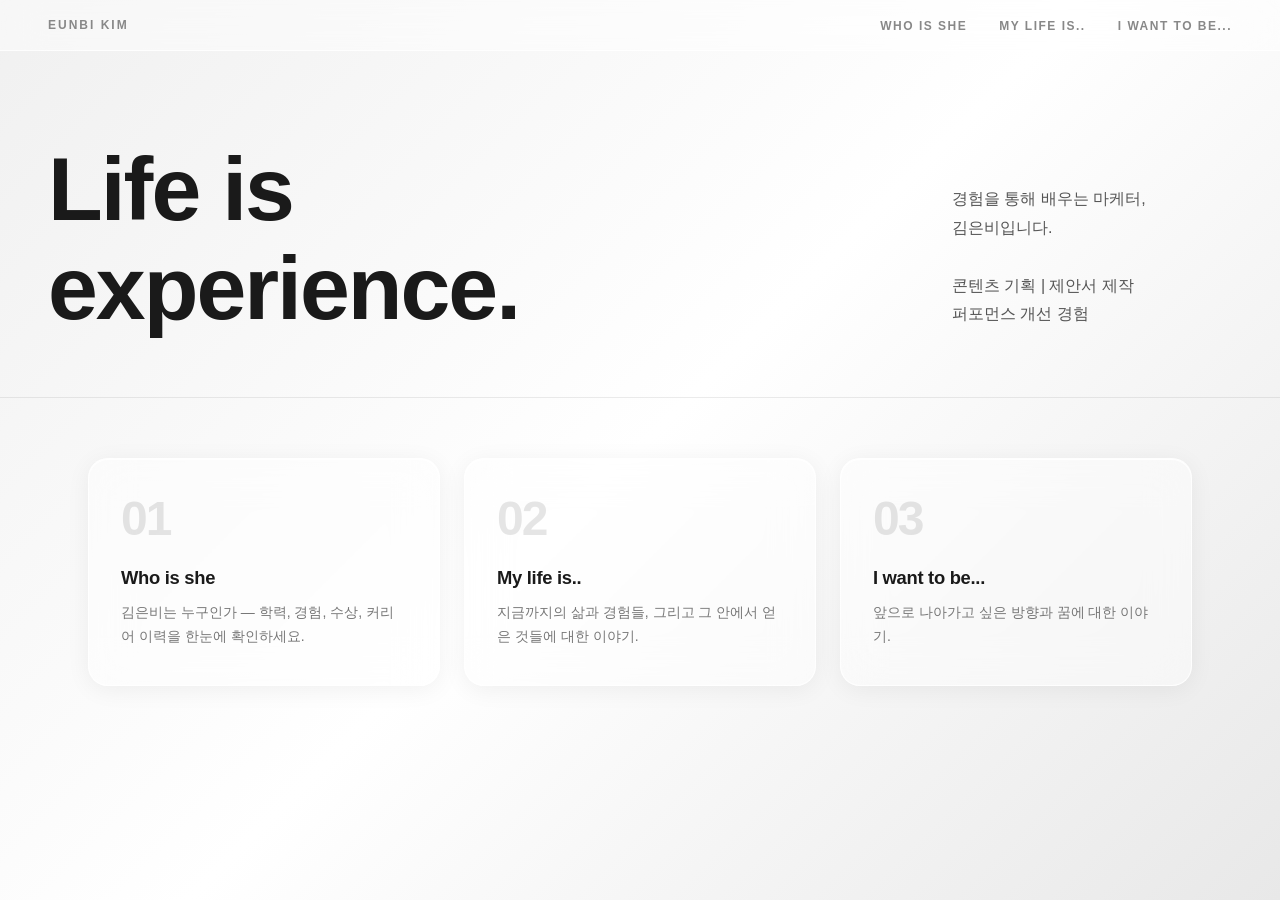
<file: index.html>
<!DOCTYPE html>
<html lang="ko">
<head>
  <meta charset="UTF-8">
  <title>김은비</title>
  <link rel="stylesheet" href="style.css">
</head>
<body>

  <header class="top-bar">
    <div class="top-bar-left">EUNBI KIM</div>
    <nav class="top-bar-nav">
      <ul>
        <li><a href="who.html">Who is she</a></li>
        <li><a href="life.html">My life is..</a></li>
        <li><a href="dream.html">I want to be...</a></li>
      </ul>
    </nav>
  </header>

  <section class="hero">
    <div class="hero-inner">
      <h1 class="hero-headline">Life is<br>experience.</h1>
      <p class="hero-desc">경험을 통해 배우는 마케터,<br>김은비입니다.<br><br>콘텐츠 기획 | 제안서 제작<br>퍼포먼스 개선 경험</p>
    </div>
  </section>

  <div class="cards-section">
    <a class="card" href="who.html">
      <div class="card-num">01</div>
      <div class="card-title">Who is she</div>
      <div class="card-desc">김은비는 누구인가 — 학력, 경험, 수상, 커리어 이력을 한눈에 확인하세요.</div>
    </a>
    <a class="card" href="life.html">
      <div class="card-num">02</div>
      <div class="card-title">My life is..</div>
      <div class="card-desc">지금까지의 삶과 경험들, 그리고 그 안에서 얻은 것들에 대한 이야기.</div>
    </a>
    <a class="card" href="dream.html">
      <div class="card-num">03</div>
      <div class="card-title">I want to be...</div>
      <div class="card-desc">앞으로 나아가고 싶은 방향과 꿈에 대한 이야기.</div>
    </a>
  </div>

</body>
</html>
</file>
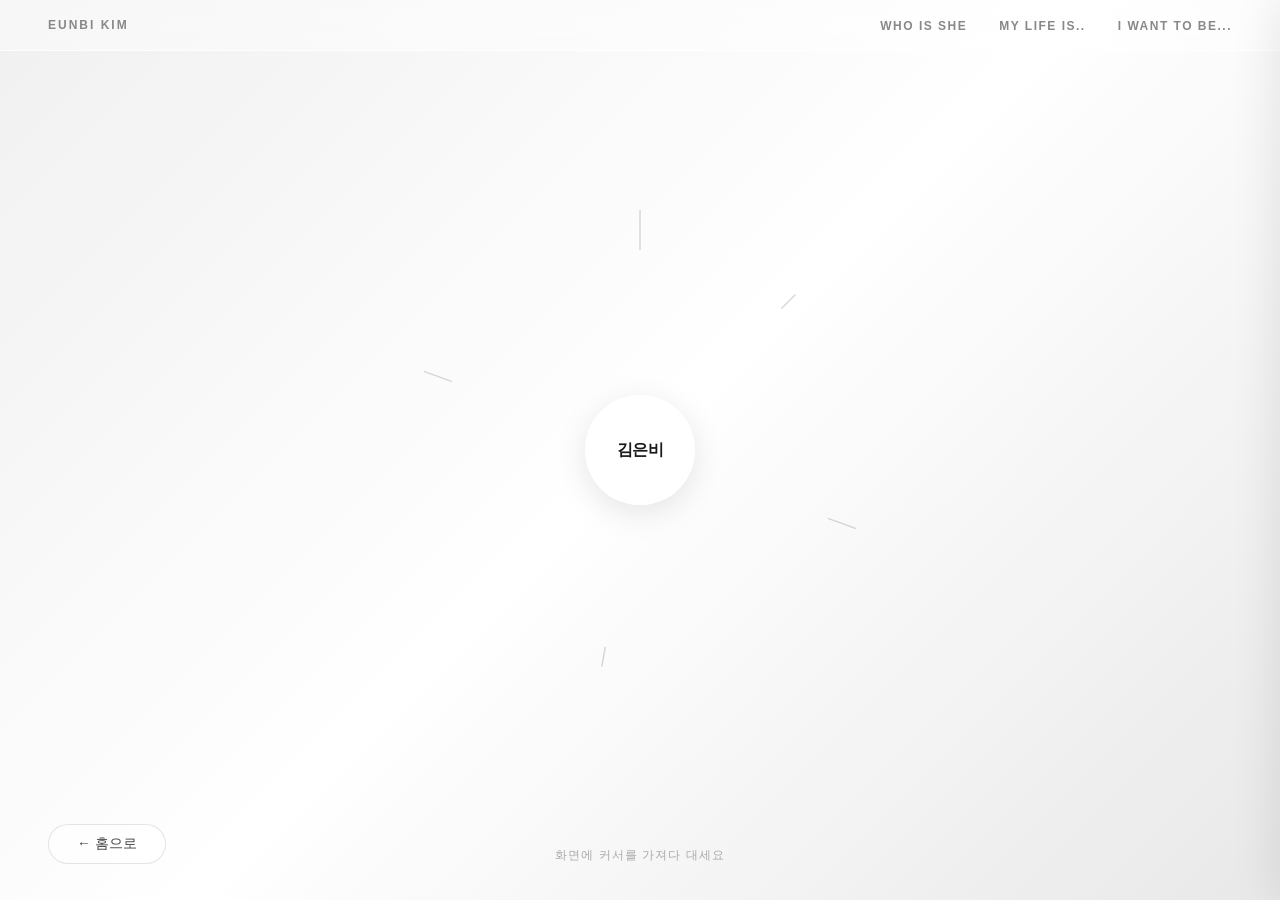
<file: dream.html>
<!DOCTYPE html>
<html lang="ko">
<head>
  <meta charset="UTF-8">
  <title>I want to be...</title>
  <link rel="stylesheet" href="style.css">
  <style>
    body { overflow: hidden; }

    .mindmap-section {
      position: fixed;
      inset: 0;
      display: flex;
      align-items: center;
      justify-content: center;
      transition: filter 0.4s ease;
    }

    .mindmap-section.blurred {
      filter: blur(4px);
      pointer-events: none;
    }

    /* SVG 연결선 */
    .mindmap-svg {
      position: absolute;
      inset: 0;
      width: 100%;
      height: 100%;
      pointer-events: none;
    }

    .branch-line {
      stroke: rgba(0, 0, 0, 0.15);
      stroke-width: 1.5;
      fill: none;
      stroke-dasharray: 200;
      stroke-dashoffset: 200;
      transition: stroke-dashoffset 0.35s ease;
    }
    .branch-line.active { stroke-dashoffset: 0; }

    /* 중심 노드 */
    .node-center {
      position: absolute;
      width: 110px;
      height: 110px;
      border-radius: 50%;
      background: rgba(255, 255, 255, 0.6);
      backdrop-filter: blur(20px);
      -webkit-backdrop-filter: blur(20px);
      border: 1.5px solid rgba(255, 255, 255, 0.9);
      box-shadow: 0 8px 32px rgba(0,0,0,0.1), inset 0 1px 0 rgba(255,255,255,0.9);
      display: flex;
      align-items: center;
      justify-content: center;
      font-size: 1rem;
      font-weight: 800;
      color: #1a1a1a;
      letter-spacing: -0.5px;
      z-index: 10;
      transform: translate(-50%, -50%);
      left: 50%;
      top: 50%;
    }

    /* 가지 노드 */
    .node-branch {
      position: absolute;
      width: 90px;
      height: 90px;
      border-radius: 50%;
      display: flex;
      align-items: center;
      justify-content: center;
      font-size: 0.85rem;
      font-weight: 700;
      color: transparent;
      text-align: center;
      z-index: 9;
      transform: translate(-50%, -50%);
      cursor: pointer;
      background: transparent;
      border: 1.5px solid transparent;
      transition: background 0.3s, border-color 0.3s, box-shadow 0.3s,
                  color 0.3s, transform 0.35s cubic-bezier(0.34, 1.56, 0.64, 1);
    }

    .node-branch:hover {
      background: rgba(255, 255, 255, 0.55);
      backdrop-filter: blur(16px);
      -webkit-backdrop-filter: blur(16px);
      border-color: rgba(255, 255, 255, 0.85);
      box-shadow: 0 4px 20px rgba(0,0,0,0.08), inset 0 1px 0 rgba(255,255,255,0.9);
      color: #333333;
      transform: translate(-50%, -50%) scale(1.08);
    }

    /* ── 세부 패널 ── */
    .detail-panel {
      position: fixed;
      top: 0;
      right: 0;
      width: 420px;
      height: 100vh;
      background: rgba(255, 255, 255, 0.6);
      backdrop-filter: blur(28px);
      -webkit-backdrop-filter: blur(28px);
      border-left: 1px solid rgba(255, 255, 255, 0.85);
      box-shadow: -8px 0 40px rgba(0,0,0,0.08);
      z-index: 200;
      transform: translateX(100%);
      transition: transform 0.45s cubic-bezier(0.4, 0, 0.2, 1);
      display: flex;
      flex-direction: column;
      padding: 80px 44px 48px;
      overflow-y: auto;
    }

    .detail-panel.open {
      transform: translateX(0);
    }

    .panel-close {
      position: absolute;
      top: 24px;
      right: 28px;
      width: 36px;
      height: 36px;
      border-radius: 50%;
      background: rgba(0,0,0,0.06);
      border: none;
      cursor: pointer;
      font-size: 1rem;
      color: #555;
      display: flex;
      align-items: center;
      justify-content: center;
      transition: background 0.2s;
    }
    .panel-close:hover { background: rgba(0,0,0,0.12); }

    .panel-tag {
      font-size: 0.72rem;
      font-weight: 700;
      letter-spacing: 2px;
      color: #aaaaaa;
      text-transform: uppercase;
      margin-bottom: 12px;
    }

    .panel-title {
      font-size: 2.2rem;
      font-weight: 900;
      color: #1a1a1a;
      letter-spacing: -1px;
      margin-bottom: 28px;
      line-height: 1.15;
    }

    .panel-divider {
      width: 40px;
      height: 2px;
      background: rgba(0,0,0,0.12);
      margin-bottom: 28px;
    }

    .panel-body {
      font-size: 0.95rem;
      line-height: 1.85;
      color: #555555;
      flex: 1;
    }

    /* 힌트 */
    .hint {
      position: fixed;
      bottom: 36px;
      left: 50%;
      transform: translateX(-50%);
      font-size: 0.78rem;
      color: #aaaaaa;
      letter-spacing: 1px;
      pointer-events: none;
      transition: opacity 0.3s;
    }
    .hint.hidden { opacity: 0; }

    .home-btn {
      position: fixed;
      bottom: 36px;
      left: 48px;
      z-index: 50;
    }
  </style>
</head>
<body>

  <header class="top-bar">
    <div class="top-bar-left">EUNBI KIM</div>
    <nav class="top-bar-nav">
      <ul>
        <li><a href="who.html">Who is she</a></li>
        <li><a href="life.html">My life is..</a></li>
        <li><a href="dream.html">I want to be...</a></li>
      </ul>
    </nav>
  </header>

  <div class="mindmap-section" id="mindmap">
    <svg class="mindmap-svg" id="svgLines"></svg>
    <div class="node-center">김은비</div>

    <!--
      ✏️ 가지 추가 방법:
      data-angle : 방향 각도 (0=오른쪽, 90=아래, 180=왼쪽, 270=위)
      data-dist  : 중심에서의 거리(px)
      data-title : 패널 제목
      data-desc  : 패널 본문 내용
    -->
    <div class="node-branch"
         data-angle="315" data-dist="220"
         data-title="모험가"
         data-desc="낯선 곳으로 떠나는 것이 두렵지 않습니다. 캐나다, 캄보디아, 인도네시아, 프랑스 — 경험한 모든 낯섦이 저를 더 넓은 사람으로 만들었습니다. 모험은 목적지가 아닌, 그 여정 안에 있다고 믿습니다.">
      모험가
    </div>

    <div class="node-branch"
         data-angle="200" data-dist="230"
         data-title="학생"
         data-desc="계명대학교 광고홍보학과에서 마케팅과 커뮤니케이션을 배우고 있습니다. 교실 안과 밖 모두에서 배움을 찾습니다. 배운다는 것은 단순히 지식을 쌓는 것이 아니라, 세상을 보는 눈을 넓히는 일이라고 생각합니다.">
      학생
    </div>

    <div class="node-branch"
         data-angle="100" data-dist="220"
         data-title="마케터"
         data-desc="콘텐츠 기획, 제안서 제작, 데이터 분석을 통해 사람의 행동을 바꾸는 메시지와 구조를 고민합니다. 실행 → 분석 → 개선의 과정을 반복하며 성과로 연결하는 것을 목표로 합니다.">
      마케터
    </div>

    <div class="node-branch"
         data-angle="20" data-dist="230"
         data-title="작가"
         data-desc="생각을 글로 옮기는 것을 좋아합니다. 꿈청춘 에세이 공모전에서 수상하며 글쓰기의 가능성을 확인했습니다. 언젠가 나만의 이야기를 담은 책을 쓰는 것이 꿈입니다.">
      작가
    </div>

    <div class="node-branch"
         data-angle="270" data-dist="240"
         data-title="크리에이터"
         data-desc="일러스트레이터, 프리미어 프로, PPT를 활용해 콘텐츠를 만듭니다. 기술은 도구이고, 아이디어가 중심입니다. 보는 사람이 멈추게 되는 콘텐츠를 만드는 것이 목표입니다.">
      크리에이터
    </div>

    <!-- ✏️ 새 가지를 여기에 추가하세요 -->

  </div>

  <!-- 세부 패널 -->
  <div class="detail-panel" id="detailPanel">
    <button class="panel-close" id="panelClose">✕</button>
    <p class="panel-tag" id="panelTag">I want to be</p>
    <h2 class="panel-title" id="panelTitle"></h2>
    <div class="panel-divider"></div>
    <div class="panel-body" id="panelBody"></div>
  </div>

  <p class="hint" id="hint">화면에 커서를 가져다 대세요</p>

  <div class="home-btn">
    <a class="btn-back" href="index.html">← 홈으로</a>
  </div>

  <script>
    const svgEl    = document.getElementById('svgLines');
    const branches = document.querySelectorAll('.node-branch');
    const panel    = document.getElementById('detailPanel');
    const mindmap  = document.getElementById('mindmap');
    const hint     = document.getElementById('hint');
    const lines    = [];

    function deg2rad(d) { return d * Math.PI / 180; }

    function layout() {
      const cx = window.innerWidth  / 2;
      const cy = window.innerHeight / 2;
      branches.forEach((node, i) => {
        const angle = parseFloat(node.dataset.angle);
        const dist  = parseFloat(node.dataset.dist);
        const x = cx + dist * Math.cos(deg2rad(angle));
        const y = cy + dist * Math.sin(deg2rad(angle));
        node.style.left = x + 'px';
        node.style.top  = y + 'px';
        if (lines[i]) {
          lines[i].setAttribute('x1', cx); lines[i].setAttribute('y1', cy);
          lines[i].setAttribute('x2', x);  lines[i].setAttribute('y2', y);
        }
      });
    }

    function buildLines() {
      svgEl.innerHTML = '';
      lines.length = 0;
      const cx = window.innerWidth / 2;
      const cy = window.innerHeight / 2;
      branches.forEach((node, i) => {
        const x = parseFloat(node.style.left);
        const y = parseFloat(node.style.top);
        const line = document.createElementNS('http://www.w3.org/2000/svg', 'line');
        line.setAttribute('x1', cx); line.setAttribute('y1', cy);
        line.setAttribute('x2', x);  line.setAttribute('y2', y);
        line.classList.add('branch-line');
        svgEl.appendChild(line);
        lines.push(line);

        node.addEventListener('mouseenter', () => line.classList.add('active'));
        node.addEventListener('mouseleave', () => line.classList.remove('active'));

        // 클릭 시 패널 열기
        node.addEventListener('click', () => openPanel(node));
      });
    }

    function openPanel(node) {
      document.getElementById('panelTitle').textContent = node.dataset.title;
      document.getElementById('panelBody').textContent  = node.dataset.desc;
      panel.classList.add('open');
      mindmap.classList.add('blurred');
      hint.classList.add('hidden');
    }

    function closePanel() {
      panel.classList.remove('open');
      mindmap.classList.remove('blurred');
      hint.classList.remove('hidden');
    }

    document.getElementById('panelClose').addEventListener('click', closePanel);

    // 패널 바깥(마인드맵 배경) 클릭 시 닫기
    document.getElementById('mindmap').addEventListener('click', (e) => {
      if (!e.target.classList.contains('node-branch')) closePanel();
    });

    layout();
    buildLines();
    window.addEventListener('resize', layout);
  </script>

</body>
</html>
</file>
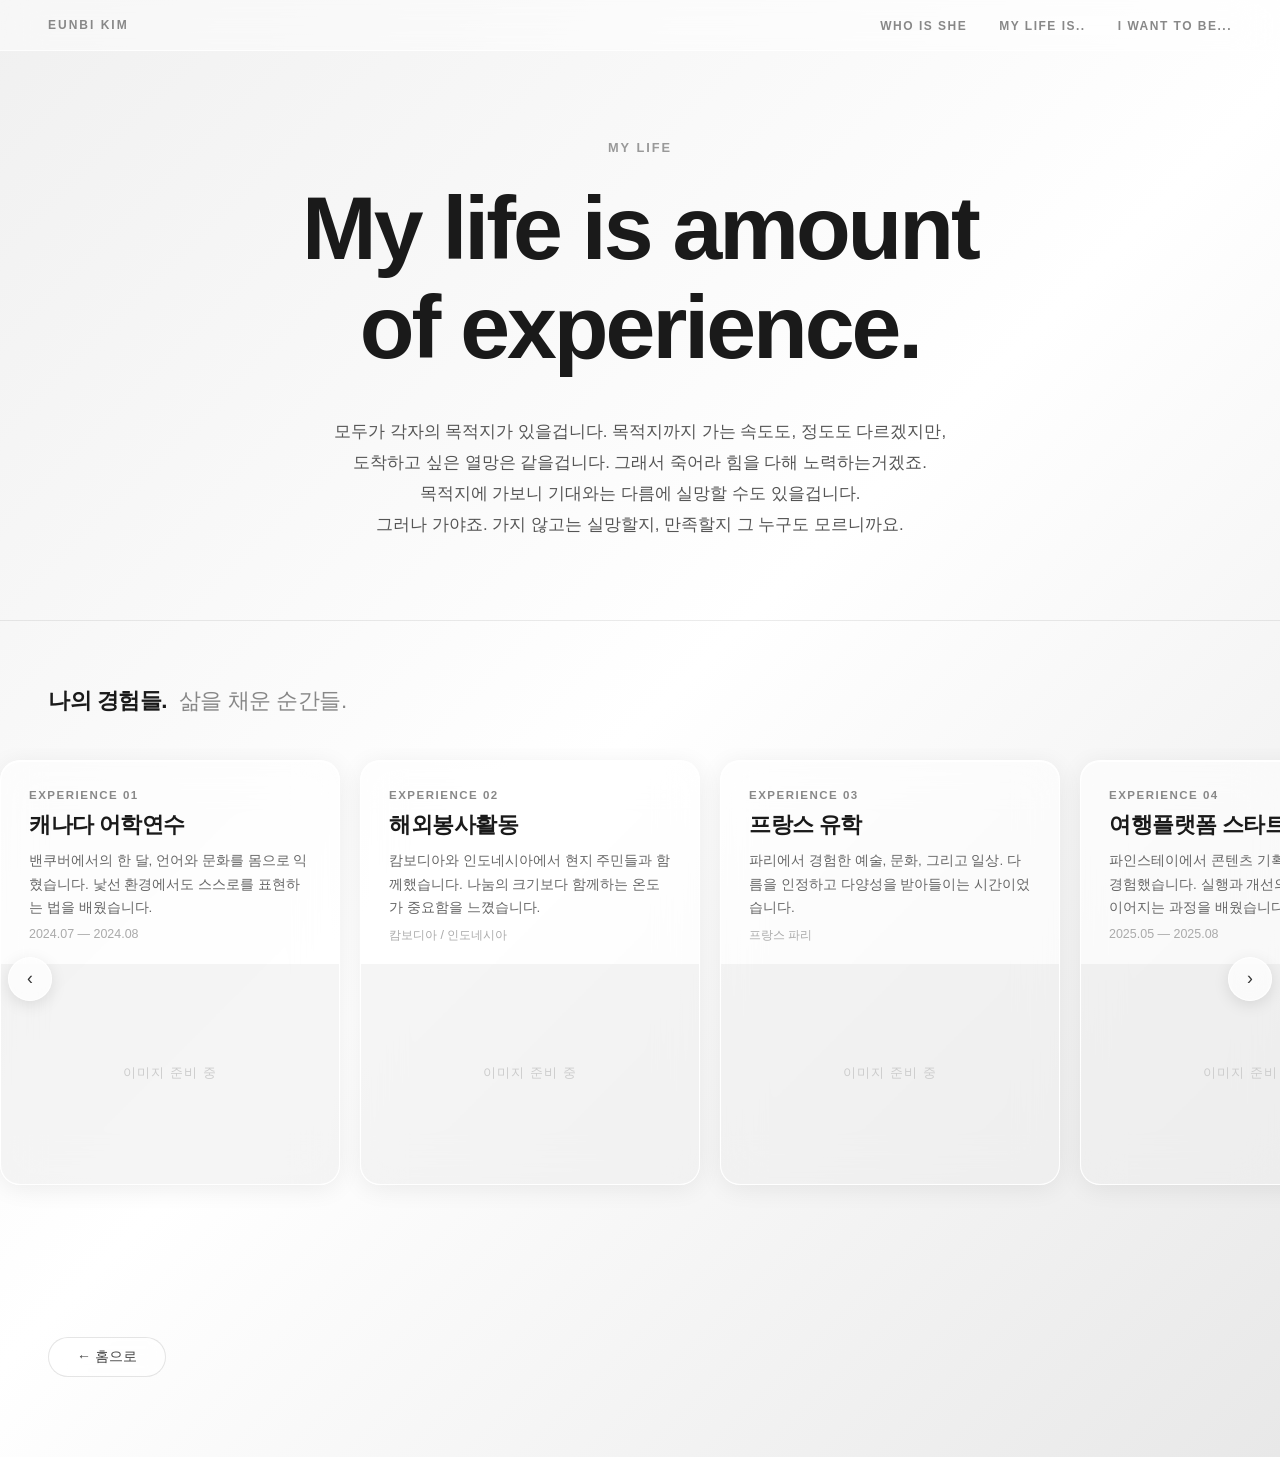
<file: life.html>
<!DOCTYPE html>
<html lang="ko">
<head>
  <meta charset="UTF-8">
  <title>My life is..</title>
  <link rel="stylesheet" href="style.css">
  <style>
    /* ── 히어로 ── */
    .life-hero {
      padding: 140px 48px 80px;
      text-align: center;
      border-bottom: 1px solid rgba(0, 0, 0, 0.08);
    }
    .life-hero .label {
      font-size: 0.8rem;
      font-weight: 600;
      letter-spacing: 2px;
      color: #999999;
      text-transform: uppercase;
      margin-bottom: 24px;
    }
    .life-hero h1 {
      font-size: clamp(3rem, 7vw, 6.5rem);
      font-weight: 900;
      line-height: 1.1;
      letter-spacing: -3px;
      color: #1a1a1a;
      margin-bottom: 40px;
    }
    .life-hero .desc {
      max-width: 700px;
      margin: 0 auto;
      font-size: 1.05rem;
      line-height: 1.85;
      color: #555555;
    }

    /* ── 캐러셀 섹션 ── */
    .carousel-section {
      padding: 64px 0 80px;
    }

    .carousel-header {
      display: flex;
      align-items: baseline;
      gap: 12px;
      padding: 0 48px;
      margin-bottom: 32px;
    }
    .carousel-header h2 {
      font-size: 1.4rem;
      font-weight: 800;
      color: #1a1a1a;
      letter-spacing: -0.5px;
    }
    .carousel-header span {
      font-size: 1.4rem;
      font-weight: 400;
      color: #888888;
      letter-spacing: -0.5px;
    }

    /* 트랙 래퍼 */
    .carousel-outer {
      position: relative;
    }

    .carousel-track {
      display: flex;
      gap: 20px;
      overflow-x: auto;
      scroll-snap-type: x mandatory;
      scroll-behavior: smooth;
      padding: 12px 48px 24px;
      scrollbar-width: none;
    }
    .carousel-track::-webkit-scrollbar { display: none; }

    /* 카드 */
    .exp-card {
      flex: 0 0 340px;
      scroll-snap-align: start;
      background: rgba(255, 255, 255, 0.55);
      backdrop-filter: blur(20px);
      -webkit-backdrop-filter: blur(20px);
      border: 1px solid rgba(255, 255, 255, 0.85);
      border-radius: 20px;
      overflow: hidden;
      box-shadow: 0 4px 24px rgba(0,0,0,0.07),
                  inset 0 1px 0 rgba(255,255,255,0.9);
      display: flex;
      flex-direction: column;
    }

    .exp-card-body {
      padding: 28px 28px 20px;
    }
    .exp-card-tag {
      font-size: 0.72rem;
      font-weight: 700;
      letter-spacing: 1.5px;
      color: #888888;
      text-transform: uppercase;
      margin-bottom: 10px;
    }
    .exp-card-title {
      font-size: 1.35rem;
      font-weight: 800;
      color: #1a1a1a;
      letter-spacing: -0.5px;
      margin-bottom: 10px;
      line-height: 1.3;
    }
    .exp-card-desc {
      font-size: 0.85rem;
      color: #666666;
      line-height: 1.7;
      margin-bottom: 8px;
    }
    .exp-card-date {
      font-size: 0.78rem;
      color: #aaaaaa;
      font-weight: 500;
    }

    .exp-card-img {
      margin-top: auto;
      width: 100%;
      height: 220px;
      object-fit: cover;
      display: block;
      background: rgba(0,0,0,0.04);
    }

    /* 이미지 없는 카드 placeholder */
    .exp-card-img-placeholder {
      margin-top: auto;
      width: 100%;
      height: 220px;
      background: rgba(0, 0, 0, 0.04);
      display: flex;
      align-items: center;
      justify-content: center;
      color: #cccccc;
      font-size: 0.8rem;
      letter-spacing: 1px;
    }

    /* 화살표 버튼 */
    .carousel-btn {
      position: absolute;
      top: 50%;
      transform: translateY(-50%);
      width: 44px;
      height: 44px;
      border-radius: 50%;
      background: rgba(255,255,255,0.7);
      backdrop-filter: blur(12px);
      -webkit-backdrop-filter: blur(12px);
      border: 1px solid rgba(255,255,255,0.9);
      box-shadow: 0 4px 16px rgba(0,0,0,0.1);
      cursor: pointer;
      font-size: 1.1rem;
      color: #333333;
      display: flex;
      align-items: center;
      justify-content: center;
      transition: background 0.2s, box-shadow 0.2s;
      z-index: 10;
    }
    .carousel-btn:hover {
      background: rgba(255,255,255,0.95);
      box-shadow: 0 6px 20px rgba(0,0,0,0.14);
    }
    .carousel-btn.prev { left: 8px; }
    .carousel-btn.next { right: 8px; }
  </style>
</head>
<body>

  <header class="top-bar">
    <div class="top-bar-left">EUNBI KIM</div>
    <nav class="top-bar-nav">
      <ul>
        <li><a href="who.html">Who is she</a></li>
        <li><a href="life.html">My life is..</a></li>
        <li><a href="dream.html">I want to be...</a></li>
      </ul>
    </nav>
  </header>

  <!-- 히어로 -->
  <section class="life-hero">
    <p class="label">My life</p>
    <h1>My life is amount<br>of experience.</h1>
    <p class="desc">
      모두가 각자의 목적지가 있을겁니다. 목적지까지 가는 속도도, 정도도 다르겠지만,<br>
      도착하고 싶은 열망은 같을겁니다. 그래서 죽어라 힘을 다해 노력하는거겠죠.<br>
      목적지에 가보니 기대와는 다름에 실망할 수도 있을겁니다.<br>
      그러나 가야죠. 가지 않고는 실망할지, 만족할지 그 누구도 모르니까요.
    </p>
  </section>

  <!-- 경험 캐러셀 -->
  <section class="carousel-section">
    <div class="carousel-header">
      <h2>나의 경험들.</h2>
      <span>삶을 채운 순간들.</span>
    </div>

    <div class="carousel-outer">
      <button class="carousel-btn prev" onclick="slide(-1)">&#8249;</button>

      <div class="carousel-track" id="carouselTrack">

        <!-- ✏️ 카드 추가 방법: 아래 .exp-card 블록을 복사해서 붙여넣기 하세요 -->

        <div class="exp-card">
          <div class="exp-card-body">
            <p class="exp-card-tag">Experience 01</p>
            <h3 class="exp-card-title">캐나다 어학연수</h3>
            <p class="exp-card-desc">밴쿠버에서의 한 달, 언어와 문화를 몸으로 익혔습니다. 낯선 환경에서도 스스로를 표현하는 법을 배웠습니다.</p>
            <p class="exp-card-date">2024.07 — 2024.08</p>
          </div>
          <div class="exp-card-img-placeholder">이미지 준비 중</div>
        </div>

        <div class="exp-card">
          <div class="exp-card-body">
            <p class="exp-card-tag">Experience 02</p>
            <h3 class="exp-card-title">해외봉사활동</h3>
            <p class="exp-card-desc">캄보디아와 인도네시아에서 현지 주민들과 함께했습니다. 나눔의 크기보다 함께하는 온도가 중요함을 느꼈습니다.</p>
            <p class="exp-card-date">캄보디아 / 인도네시아</p>
          </div>
          <div class="exp-card-img-placeholder">이미지 준비 중</div>
        </div>

        <div class="exp-card">
          <div class="exp-card-body">
            <p class="exp-card-tag">Experience 03</p>
            <h3 class="exp-card-title">프랑스 유학</h3>
            <p class="exp-card-desc">파리에서 경험한 예술, 문화, 그리고 일상. 다름을 인정하고 다양성을 받아들이는 시간이었습니다.</p>
            <p class="exp-card-date">프랑스 파리</p>
          </div>
          <div class="exp-card-img-placeholder">이미지 준비 중</div>
        </div>

        <div class="exp-card">
          <div class="exp-card-body">
            <p class="exp-card-tag">Experience 04</p>
            <h3 class="exp-card-title">여행플랫폼 스타트업 인턴십</h3>
            <p class="exp-card-desc">파인스테이에서 콘텐츠 기획과 데이터 분석을 경험했습니다. 실행과 개선의 반복이 성과로 이어지는 과정을 배웠습니다.</p>
            <p class="exp-card-date">2025.05 — 2025.08</p>
          </div>
          <div class="exp-card-img-placeholder">이미지 준비 중</div>
        </div>

        <div class="exp-card">
          <div class="exp-card-body">
            <p class="exp-card-tag">Experience 05</p>
            <h3 class="exp-card-title">AI 활용 교육</h3>
            <p class="exp-card-desc">생성형 AI를 활용한 디지털 창작 교육에 참여했습니다. 기술을 도구로 삼아 아이디어를 현실로 만드는 법을 익혔습니다.</p>
            <p class="exp-card-date">2025.08</p>
          </div>
          <div class="exp-card-img-placeholder">이미지 준비 중</div>
        </div>

        <!-- ✏️ 새 경험 카드를 여기에 추가하세요 -->

      </div>

      <button class="carousel-btn next" onclick="slide(1)">&#8250;</button>
    </div>
  </section>

  <div style="padding: 0 48px 80px;">
    <a class="btn-back" href="index.html">← 홈으로</a>
  </div>

  <script>
    function slide(dir) {
      const track = document.getElementById('carouselTrack');
      const cardWidth = track.querySelector('.exp-card').offsetWidth + 20;
      track.scrollBy({ left: dir * cardWidth, behavior: 'smooth' });
    }
  </script>

</body>
</html>
</file>
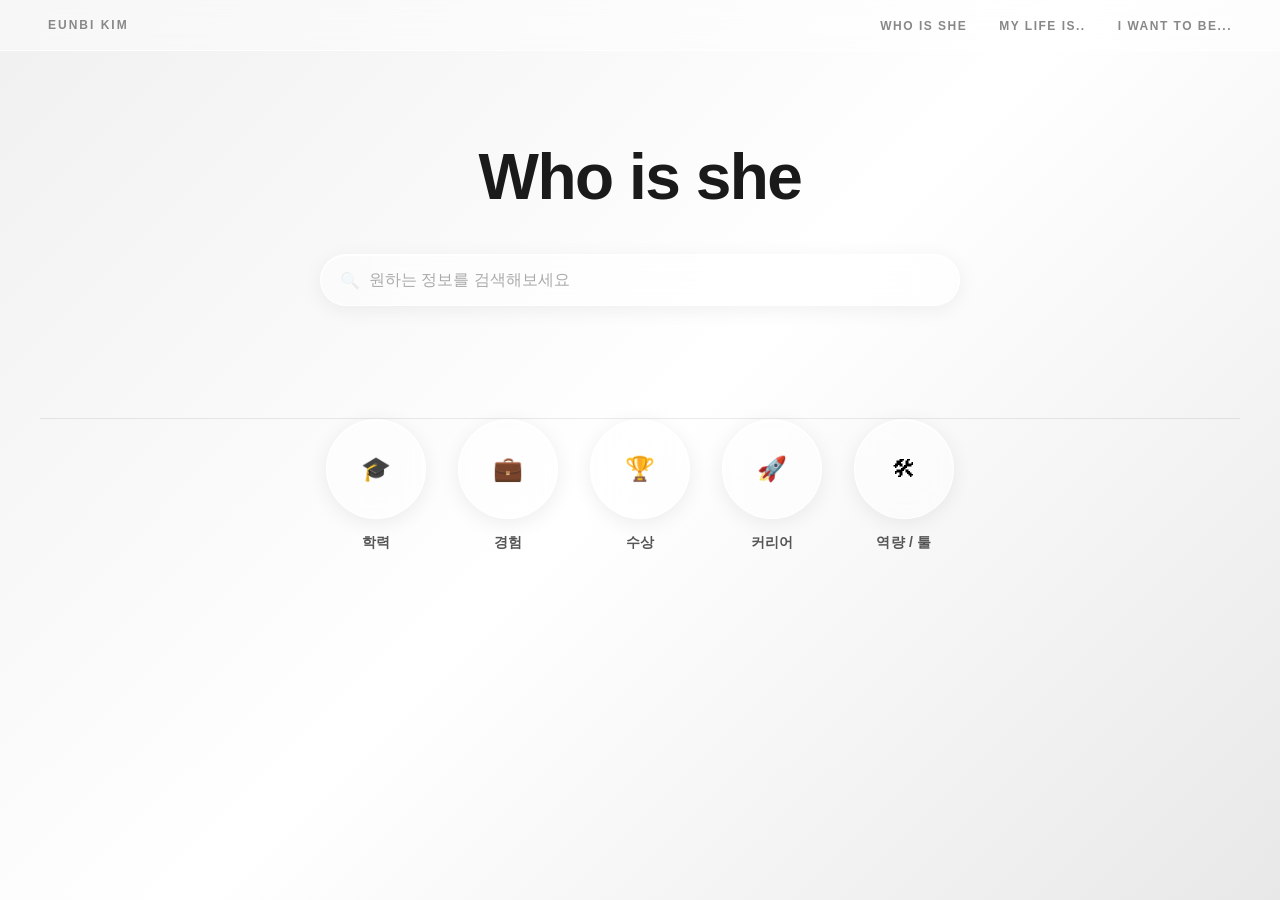
<file: who.html>
<!DOCTYPE html>
<html lang="ko">
<head>
  <meta charset="UTF-8">
  <title>Who is she</title>
  <link rel="stylesheet" href="style.css">
  <style>
    body {
      min-height: 100vh;
      overflow-y: auto;
    }

    /* ── 페이지 히어로 ── */
    .page-hero {
      padding: 140px 48px 56px;
      text-align: center;
    }

    .page-hero h1 {
      font-size: clamp(2.4rem, 5vw, 4rem);
      font-weight: 900;
      letter-spacing: -1.5px;
      color: #1a1a1a;
      margin-bottom: 40px;
    }

    /* ── 검색창 ── */
    .search-wrap {
      max-width: 640px;
      margin: 0 auto 56px;
      position: relative;
    }

    .search-wrap .search-icon {
      position: absolute;
      left: 20px;
      top: 50%;
      transform: translateY(-50%);
      color: #aaaaaa;
      font-size: 1rem;
      pointer-events: none;
    }

    .search-input {
      width: 100%;
      padding: 16px 20px 16px 48px;
      font-size: 1rem;
      font-family: 'Apple SD Gothic Neo', 'Noto Sans KR', 'Malgun Gothic', sans-serif;
      color: #1a1a1a;
      background: rgba(255, 255, 255, 0.55);
      backdrop-filter: blur(20px);
      -webkit-backdrop-filter: blur(20px);
      border: 1px solid rgba(255, 255, 255, 0.85);
      border-radius: 50px;
      box-shadow: 0 4px 20px rgba(0,0,0,0.06), inset 0 1px 0 rgba(255,255,255,0.9);
      outline: none;
      transition: box-shadow 0.25s, border-color 0.25s;
    }

    .search-input::placeholder { color: #aaaaaa; }
    .search-input:focus {
      border-color: rgba(180,180,180,0.6);
      box-shadow: 0 6px 28px rgba(0,0,0,0.1), inset 0 1px 0 rgba(255,255,255,0.9);
    }

    /* ── 카테고리 노드 ── */
    .category-section {
      max-width: 900px;
      margin: 0 auto;
      padding: 0 48px 64px;
    }

    .category-nodes {
      display: flex;
      justify-content: center;
      gap: 32px;
      flex-wrap: wrap;
      margin-bottom: 56px;
    }

    .cat-node {
      display: flex;
      flex-direction: column;
      align-items: center;
      gap: 14px;
      cursor: pointer;
      border: none;
      background: none;
      padding: 0;
      font-family: inherit;
    }

    .cat-node-circle {
      width: 100px;
      height: 100px;
      border-radius: 50%;
      background: rgba(255, 255, 255, 0.45);
      backdrop-filter: blur(16px);
      -webkit-backdrop-filter: blur(16px);
      border: 1.5px solid rgba(255, 255, 255, 0.8);
      box-shadow: 0 4px 20px rgba(0,0,0,0.07), inset 0 1px 0 rgba(255,255,255,0.9);
      display: flex;
      align-items: center;
      justify-content: center;
      font-size: 1.5rem;
      transition: transform 0.25s, box-shadow 0.25s, background 0.25s;
    }

    .cat-node:hover .cat-node-circle,
    .cat-node.active .cat-node-circle {
      transform: scale(1.07);
      background: rgba(255, 255, 255, 0.75);
      box-shadow: 0 8px 28px rgba(0,0,0,0.11), inset 0 1px 0 rgba(255,255,255,0.9);
    }

    .cat-node-label {
      font-size: 0.88rem;
      font-weight: 700;
      color: #555555;
      letter-spacing: 0.3px;
    }

    .cat-node.active .cat-node-label {
      color: #1a1a1a;
    }

    /* ── 콘텐츠 패널 ── */
    .content-panel {
      display: none;
      animation: fadeUp 0.35s ease;
    }

    .content-panel.active { display: block; }

    @keyframes fadeUp {
      from { opacity: 0; transform: translateY(16px); }
      to   { opacity: 1; transform: translateY(0); }
    }

    /* 섹션 제목 */
    .panel-title {
      font-size: 1.5rem;
      font-weight: 800;
      color: #1a1a1a;
      letter-spacing: -0.5px;
      margin-bottom: 24px;
    }

    /* 테이블 형식 행 */
    .resume-row {
      display: flex;
      align-items: center;
      gap: 20px;
      padding: 18px 24px;
      background: rgba(255,255,255,0.45);
      backdrop-filter: blur(14px);
      -webkit-backdrop-filter: blur(14px);
      border: 1px solid rgba(255,255,255,0.8);
      border-radius: 14px;
      margin-bottom: 12px;
      box-shadow: 0 2px 12px rgba(0,0,0,0.05);
      transition: background 0.2s, transform 0.2s;
    }

    .resume-row:hover {
      background: rgba(255,255,255,0.7);
      transform: translateX(4px);
    }

    .resume-row .item-name {
      flex: 1;
      font-size: 0.95rem;
      font-weight: 600;
      color: #222222;
    }

    .resume-row .item-date {
      font-size: 0.82rem;
      color: #999999;
      white-space: nowrap;
    }

    /* 스킬 바 */
    .skill-item {
      padding: 18px 24px;
      background: rgba(255,255,255,0.45);
      backdrop-filter: blur(14px);
      -webkit-backdrop-filter: blur(14px);
      border: 1px solid rgba(255,255,255,0.8);
      border-radius: 14px;
      margin-bottom: 12px;
      box-shadow: 0 2px 12px rgba(0,0,0,0.05);
    }

    .skill-header {
      display: flex;
      justify-content: space-between;
      margin-bottom: 10px;
    }

    .skill-name {
      font-size: 0.92rem;
      font-weight: 600;
      color: #222222;
    }

    .skill-pct {
      font-size: 0.8rem;
      color: #aaaaaa;
    }

    .skill-bar-bg {
      height: 5px;
      background: rgba(0,0,0,0.07);
      border-radius: 10px;
      overflow: hidden;
    }

    .skill-bar-fill {
      height: 100%;
      background: #555555;
      border-radius: 10px;
    }

    /* ── 검색 결과 ── */
    .search-results {
      display: none;
    }

    .search-results.active {
      display: block;
      animation: fadeUp 0.3s ease;
    }

    .search-empty {
      text-align: center;
      color: #aaaaaa;
      font-size: 0.9rem;
      padding: 40px 0;
    }

    .result-tag {
      font-size: 0.72rem;
      font-weight: 700;
      letter-spacing: 1.5px;
      color: #aaaaaa;
      text-transform: uppercase;
      margin: 24px 0 10px;
    }

    .result-tag:first-child { margin-top: 0; }
  </style>
</head>
<body>

  <header class="top-bar">
    <div class="top-bar-left">EUNBI KIM</div>
    <nav class="top-bar-nav">
      <ul>
        <li><a href="who.html">Who is she</a></li>
        <li><a href="life.html">My life is..</a></li>
        <li><a href="dream.html">I want to be...</a></li>
      </ul>
    </nav>
  </header>

  <div class="page-hero">
    <h1>Who is she</h1>

    <div class="search-wrap">
      <span class="search-icon">&#128269;</span>
      <input class="search-input" id="searchInput"
             type="text" placeholder="원하는 정보를 검색해보세요">
    </div>
  </div>

  <div class="category-section">

    <!-- 카테고리 노드 -->
    <div class="category-nodes">
      <button class="cat-node" data-cat="edu">
        <div class="cat-node-circle">🎓</div>
        <span class="cat-node-label">학력</span>
      </button>
      <button class="cat-node" data-cat="exp">
        <div class="cat-node-circle">💼</div>
        <span class="cat-node-label">경험</span>
      </button>
      <button class="cat-node" data-cat="award">
        <div class="cat-node-circle">🏆</div>
        <span class="cat-node-label">수상</span>
      </button>
      <button class="cat-node" data-cat="career">
        <div class="cat-node-circle">🚀</div>
        <span class="cat-node-label">커리어</span>
      </button>
      <button class="cat-node" data-cat="skill">
        <div class="cat-node-circle">🛠</div>
        <span class="cat-node-label">역량 / 툴</span>
      </button>
    </div>

    <!-- 검색 결과 영역 -->
    <div class="search-results" id="searchResults"></div>

    <!-- 학력 -->
    <div class="content-panel" id="panel-edu">
      <p class="panel-title">학력</p>
      <div class="resume-row">
        <span class="item-name">계명대학교 / 광고홍보학과</span>
        <span class="item-date">2021.03 ~ 현재</span>
      </div>
      <div class="resume-row">
        <span class="item-name">VanWest College (Canada)</span>
        <span class="item-date">2024.07 ~ 2024.08</span>
      </div>
    </div>

    <!-- 경험 -->
    <div class="content-panel" id="panel-exp">
      <p class="panel-title">경험</p>
      <div class="resume-row">
        <span class="item-name">KT&G 상상마케팅스쿨</span>
        <span class="item-date">2023.05.02 ~ 2023.05.26</span>
      </div>
      <div class="resume-row">
        <span class="item-name">퓨어리 뷰티서포터즈</span>
        <span class="item-date">2024.05.10 ~ 2024.06.12</span>
      </div>
      <div class="resume-row">
        <span class="item-name">디지털 창작 교육</span>
        <span class="item-date">2025.08.09 ~ 2025.08.10</span>
      </div>
    </div>

    <!-- 수상 -->
    <div class="content-panel" id="panel-award">
      <p class="panel-title">수상</p>
      <div class="resume-row">
        <span class="item-name">생성형 AI활용 창업경진대회</span>
        <span class="item-date">2023.11.18</span>
      </div>
      <div class="resume-row">
        <span class="item-name">꿈청춘 에세이 공모전</span>
        <span class="item-date">2025.04.29</span>
      </div>
      <div class="resume-row">
        <span class="item-name">굿럭굿잡 아카데미 프로젝트</span>
        <span class="item-date">2023.03.14 ~ 2025.07.07</span>
      </div>
    </div>

    <!-- 커리어 -->
    <div class="content-panel" id="panel-career">
      <p class="panel-title">커리어</p>
      <div class="resume-row">
        <span class="item-name">파인스테이 인턴</span>
        <span class="item-date">2025.05.12 ~ 2025.08.08</span>
      </div>
    </div>

    <!-- 역량/툴 -->
    <div class="content-panel" id="panel-skill">
      <p class="panel-title">역량 / 툴</p>
      <div class="skill-item">
        <div class="skill-header">
          <span class="skill-name">일러스트레이터</span>
          <span class="skill-pct">60%</span>
        </div>
        <div class="skill-bar-bg"><div class="skill-bar-fill" style="width:60%"></div></div>
      </div>
      <div class="skill-item">
        <div class="skill-header">
          <span class="skill-name">프리미어 프로</span>
          <span class="skill-pct">45%</span>
        </div>
        <div class="skill-bar-bg"><div class="skill-bar-fill" style="width:45%"></div></div>
      </div>
      <div class="skill-item">
        <div class="skill-header">
          <span class="skill-name">PPT</span>
          <span class="skill-pct">80%</span>
        </div>
        <div class="skill-bar-bg"><div class="skill-bar-fill" style="width:80%"></div></div>
      </div>
    </div>

  </div>

  <script>
    /* ── 카테고리 노드 클릭 ── */
    const catNodes = document.querySelectorAll('.cat-node');
    const panels   = document.querySelectorAll('.content-panel');
    const searchResults = document.getElementById('searchResults');
    const searchInput   = document.getElementById('searchInput');

    catNodes.forEach(btn => {
      btn.addEventListener('click', () => {
        const cat = btn.dataset.cat;
        const isActive = btn.classList.contains('active');

        catNodes.forEach(b => b.classList.remove('active'));
        panels.forEach(p => p.classList.remove('active'));
        searchResults.classList.remove('active');
        searchInput.value = '';

        if (!isActive) {
          btn.classList.add('active');
          document.getElementById('panel-' + cat).classList.add('active');
        }
      });
    });

    /* ── 검색 데이터 ── */
    const allData = [
      { cat: '학력', name: '계명대학교 / 광고홍보학과', date: '2021.03 ~ 현재' },
      { cat: '학력', name: 'VanWest College (Canada)', date: '2024.07 ~ 2024.08' },
      { cat: '경험', name: 'KT&G 상상마케팅스쿨', date: '2023.05.02 ~ 2023.05.26' },
      { cat: '경험', name: '퓨어리 뷰티서포터즈', date: '2024.05.10 ~ 2024.06.12' },
      { cat: '경험', name: '디지털 창작 교육', date: '2025.08.09 ~ 2025.08.10' },
      { cat: '수상', name: '생성형 AI활용 창업경진대회', date: '2023.11.18' },
      { cat: '수상', name: '꿈청춘 에세이 공모전', date: '2025.04.29' },
      { cat: '수상', name: '굿럭굿잡 아카데미 프로젝트', date: '2023.03.14 ~ 2025.07.07' },
      { cat: '커리어', name: '파인스테이 인턴', date: '2025.05.12 ~ 2025.08.08' },
      { cat: '역량/툴', name: '일러스트레이터', date: '' },
      { cat: '역량/툴', name: '프리미어 프로', date: '' },
      { cat: '역량/툴', name: 'PPT', date: '' },
    ];

    searchInput.addEventListener('input', () => {
      const q = searchInput.value.trim();

      if (!q) {
        searchResults.classList.remove('active');
        return;
      }

      catNodes.forEach(b => b.classList.remove('active'));
      panels.forEach(p => p.classList.remove('active'));

      const matched = allData.filter(d =>
        d.name.toLowerCase().includes(q.toLowerCase()) ||
        d.cat.includes(q) ||
        d.date.includes(q)
      );

      if (matched.length === 0) {
        searchResults.innerHTML = '<p class="search-empty">검색 결과가 없습니다.</p>';
      } else {
        // 카테고리별로 묶기
        const grouped = {};
        matched.forEach(d => {
          if (!grouped[d.cat]) grouped[d.cat] = [];
          grouped[d.cat].push(d);
        });

        let html = '';
        for (const [cat, items] of Object.entries(grouped)) {
          html += `<p class="result-tag">${cat}</p>`;
          items.forEach(item => {
            html += `
              <div class="resume-row">
                <span class="item-name">${item.name}</span>
                <span class="item-date">${item.date}</span>
              </div>`;
          });
        }
        searchResults.innerHTML = html;
      }

      searchResults.classList.add('active');
    });
  </script>

</body>
</html>
</file>
<file: style.css>
* {
  margin: 0;
  padding: 0;
  box-sizing: border-box;
}

body {
  font-family: 'Apple SD Gothic Neo', 'Noto Sans KR', 'Malgun Gothic', sans-serif;
  background: linear-gradient(135deg, #f0f0f0 0%, #ffffff 50%, #e8e8e8 100%);
  min-height: 100vh;
  color: #1a1a1a;
}

/* ── 상단 바 ── */
.top-bar {
  position: fixed;
  top: 0;
  left: 0;
  right: 0;
  display: flex;
  align-items: center;
  justify-content: space-between;
  padding: 16px 48px;
  background: rgba(255, 255, 255, 0.45);
  backdrop-filter: blur(20px);
  -webkit-backdrop-filter: blur(20px);
  border-bottom: 1px solid rgba(255, 255, 255, 0.75);
  z-index: 100;
}

.top-bar-left {
  font-size: 0.75rem;
  font-weight: 700;
  letter-spacing: 2px;
  color: #888888;
  text-transform: uppercase;
}

.top-bar-nav ul {
  list-style: none;
  display: flex;
  gap: 32px;
}

.top-bar-nav ul li a {
  font-size: 0.75rem;
  font-weight: 600;
  letter-spacing: 1.5px;
  color: #888888;
  text-decoration: none;
  text-transform: uppercase;
  transition: color 0.2s;
}

.top-bar-nav ul li a:hover {
  color: #1a1a1a;
}

/* ── 히어로 섹션 ── */
.hero {
  padding: 140px 48px 60px;
  border-bottom: 1px solid rgba(0, 0, 0, 0.08);
}

.hero-inner {
  max-width: 1200px;
  margin: 0 auto;
  display: flex;
  align-items: flex-end;
  gap: 60px;
}

.hero-headline {
  flex: 1;
  font-size: clamp(3.2rem, 7vw, 6rem);
  font-weight: 900;
  line-height: 1.1;
  letter-spacing: -2px;
  color: #1a1a1a;
}

.hero-desc {
  flex: 0 0 280px;
  font-size: 1rem;
  line-height: 1.8;
  color: #555555;
  padding-bottom: 8px;
}

/* ── 카드 그리드 ── */
.cards-section {
  padding: 60px 48px;
  max-width: 1200px;
  margin: 0 auto;
  display: grid;
  grid-template-columns: repeat(3, 1fr);
  gap: 24px;
}

.card {
  background: rgba(255, 255, 255, 0.45);
  backdrop-filter: blur(20px);
  -webkit-backdrop-filter: blur(20px);
  border: 1px solid rgba(255, 255, 255, 0.8);
  border-radius: 20px;
  padding: 36px 32px;
  box-shadow: 0 4px 24px rgba(0, 0, 0, 0.06),
              inset 0 1px 0 rgba(255, 255, 255, 0.9);
  text-decoration: none;
  color: inherit;
  display: block;
  transition: transform 0.25s, box-shadow 0.25s;
}

.card:hover {
  transform: translateY(-4px);
  box-shadow: 0 12px 36px rgba(0, 0, 0, 0.1),
              inset 0 1px 0 rgba(255, 255, 255, 0.9);
}

.card-num {
  font-size: 3rem;
  font-weight: 900;
  color: rgba(0, 0, 0, 0.1);
  line-height: 1;
  margin-bottom: 24px;
  letter-spacing: -2px;
}

.card-title {
  font-size: 1.15rem;
  font-weight: 700;
  color: #1a1a1a;
  margin-bottom: 12px;
  letter-spacing: -0.3px;
}

.card-desc {
  font-size: 0.875rem;
  color: #777777;
  line-height: 1.7;
}

/* ── 세부 페이지 공통 ── */
.page-hero {
  padding: 140px 48px 48px;
  border-bottom: 1px solid rgba(0, 0, 0, 0.08);
  max-width: 1200px;
  margin: 0 auto;
}

.page-hero h1 {
  font-size: clamp(2.4rem, 5vw, 4rem);
  font-weight: 900;
  letter-spacing: -1.5px;
  color: #1a1a1a;
}

.page-body {
  max-width: 1200px;
  margin: 0 auto;
  padding: 48px 48px 80px;
}

/* ── who 페이지 이력 ── */
.resume-wrap {
  display: flex;
  gap: 80px;
}

.resume-left h2 {
  flex: 0 0 260px;
  font-size: 1.65rem;
  font-weight: 800;
  line-height: 1.45;
  letter-spacing: -0.5px;
  color: #1a1a1a;
}

.resume-right {
  flex: 1;
}

.resume-section {
  display: flex;
  gap: 48px;
  padding: 28px 0;
  border-bottom: 1px solid rgba(0, 0, 0, 0.08);
}

.resume-section:first-child { padding-top: 0; }
.resume-section:last-child { border-bottom: none; }

.section-title {
  flex: 0 0 68px;
  font-size: 0.85rem;
  font-weight: 700;
  color: #888888;
  letter-spacing: 0.5px;
  padding-top: 3px;
}

.section-items {
  flex: 1;
  display: flex;
  flex-direction: column;
  gap: 12px;
}

.resume-row {
  display: flex;
  align-items: center;
  gap: 16px;
  font-size: 0.875rem;
  color: #333333;
}

.resume-row .item-name { min-width: 200px; font-weight: 500; }
.resume-row .divider   { color: #cccccc; }
.resume-row .item-date { color: #888888; font-size: 0.82rem; }

.skill-row {
  display: flex;
  align-items: center;
  gap: 16px;
  font-size: 0.875rem;
  color: #333333;
  margin-bottom: 10px;
}

.skill-row:last-child { margin-bottom: 0; }

.skill-name {
  min-width: 110px;
  font-size: 0.82rem;
  color: #666666;
  font-weight: 500;
}

.skill-bar-bg {
  flex: 1;
  height: 4px;
  background: rgba(0, 0, 0, 0.08);
  border-radius: 10px;
  overflow: hidden;
}

.skill-bar-fill {
  height: 100%;
  background: #555555;
  border-radius: 10px;
}

/* ── 홈으로 버튼 ── */
.btn-back {
  display: inline-block;
  padding: 10px 28px;
  background: rgba(255, 255, 255, 0.5);
  backdrop-filter: blur(8px);
  border: 1px solid rgba(0, 0, 0, 0.1);
  border-radius: 50px;
  color: #444444;
  text-decoration: none;
  font-size: 0.875rem;
  margin-top: 48px;
  transition: background 0.2s, color 0.2s;
}

.btn-back:hover {
  background: rgba(255, 255, 255, 0.85);
  color: #111111;
}

/* ── 연락하기 버튼 ── */
.btn-contact {
  display: inline-block;
  padding: 12px 32px;
  background: rgba(80, 80, 80, 0.12);
  backdrop-filter: blur(8px);
  border: 1px solid rgba(80, 80, 80, 0.25);
  border-radius: 50px;
  color: #333333;
  text-decoration: none;
  font-size: 0.875rem;
  font-weight: 600;
  letter-spacing: 0.3px;
  transition: background 0.2s, box-shadow 0.2s;
}

.btn-contact:hover {
  background: rgba(80, 80, 80, 0.2);
  box-shadow: 0 4px 16px rgba(0, 0, 0, 0.1);
}
</file>
